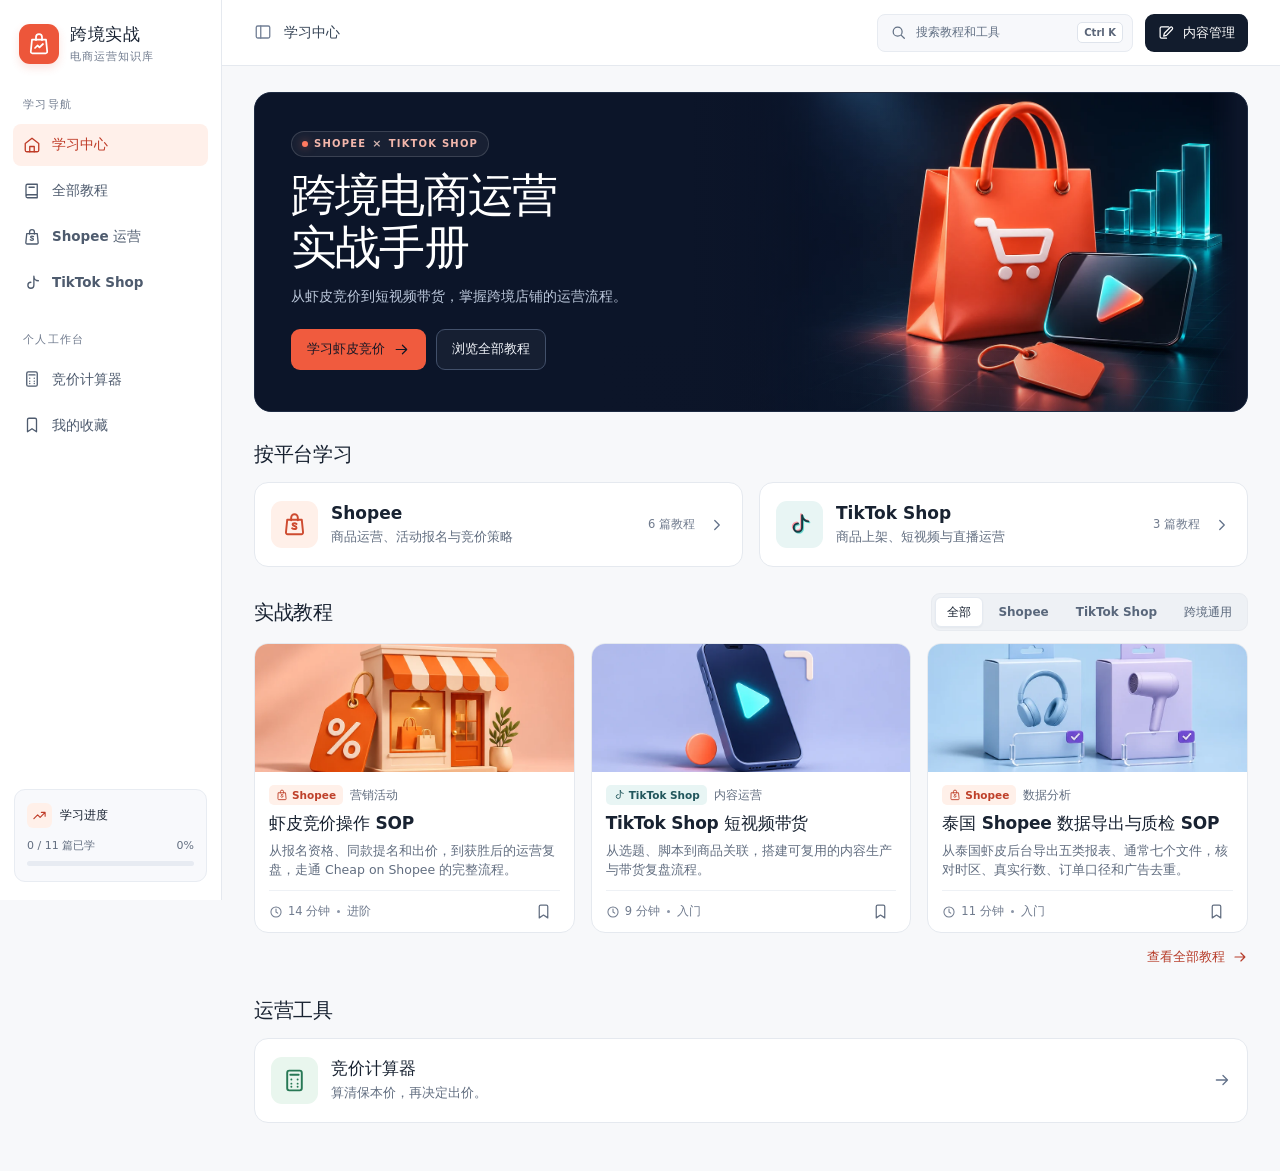
<file: index.html>
<!doctype html>
<html lang="zh-CN">
<head>
  <meta charset="utf-8">
  <meta name="viewport" content="width=device-width, initial-scale=1">
  <meta name="theme-color" content="#f6f7fa">
  <meta name="description" content="Shopee 与 TikTok Shop 运营教程、实战 SOP 和竞价工具。">
  <title>跨境实战 · 电商运营知识库</title>
  <link rel="icon" type="image/png" href="assets/favicon.png">
  <link rel="stylesheet" href="assets/styles.css">
  <link rel="stylesheet" href="assets/detail.css">
  <script type="module" src="assets/app.js"></script>
</head>
<body>
  <a href="#main" class="skip-link">跳到正文</a>
  <div class="shell">
    <aside class="sidebar" id="sidebar" aria-label="网站侧栏"></aside>
    <button class="drawer-scrim" type="button" aria-label="关闭导航" hidden></button>
    <div class="workspace">
      <header class="topbar" id="topbar"></header>
      <main class="main" id="main" tabindex="-1">
        <div class="page-state"><p>正在加载教程库…</p></div>
      </main>
    </div>
  </div>
  <dialog id="search-dialog" class="search-dialog" aria-label="全站搜索"></dialog>
  <div class="toast" id="toast" role="status" hidden></div>
  <noscript><div class="page-state">请启用 JavaScript 以阅读和编辑教程。</div></noscript>
</body>
</html>
</file>
<file: assets/styles.css>
:root {
  color-scheme: light;
  --canvas: #f7f8fa;
  --surface: #fff;
  --ink: #182231;
  --muted: #626e80;
  --subtle: #707b8e;
  --line: #e5e9ef;
  --accent: #e54e35;
  --accent-hover: #cc3e29;
  --accent-text: #bf3b27;
  --accent-soft: #fff0ea;
  --navy: #121c2d;
  --rail: 222px;
  --topbar: 66px;
  --radius: 14px;
  font-family: "Inter", "PingFang SC", "Noto Sans CJK SC", "Microsoft YaHei", system-ui, sans-serif;
  font-synthesis: none;
}

*, *::before, *::after { box-sizing: border-box; }
body { margin: 0; min-width: 320px; background: var(--canvas); color: var(--ink); font-size: 14px; line-height: 1.6; }
h1, h2, h3, h4, p, ol, ul, dl, dd { margin: 0; }
a { color: inherit; text-decoration: none; }
button, input, select, textarea { font: inherit; }
button { color: inherit; cursor: pointer; }
button:disabled { cursor: default; opacity: .48; }
button, a, summary { -webkit-tap-highlight-color: transparent; }
img { display: block; max-width: 100%; }
[hidden] { display: none !important; }
:focus-visible { outline: 2px solid #d34730; outline-offset: 3px; }
.icon { display: inline-block; width: 20px; height: 20px; flex: 0 0 auto; vertical-align: middle; }
.muted { color: var(--muted); }
.skip-link { position: fixed; top: 10px; left: 10px; z-index: 100; padding: 10px 16px; background: var(--navy); color: white; border-radius: 8px; transform: translateY(-150%); }
.skip-link:focus { transform: none; }

.button, .icon-button, .text-button {
  display: inline-flex; min-height: 40px; align-items: center; justify-content: center; gap: 8px;
  border: 1px solid transparent; border-radius: 9px; background: transparent;
  font-weight: 650; line-height: 1.25; white-space: nowrap;
  transition: background .16s ease, border-color .16s ease, color .16s ease;
}
.button { padding: 9px 15px; }
.button .icon, .text-button .icon { width: 17px; height: 17px; }
.button-primary { color: #fff; background: #d84930; }
.button-primary:hover { background: #bd3a26; }
.button-dark { color: #fff; background: var(--navy); }
.button-dark:hover { background: #2b3950; }
.button-outline { border-color: var(--line); background: var(--surface); color: #334154; }
.button-outline:hover { border-color: #cbd2df; background: #f7f9fc; }
.button-small { min-height: 35px; font-size: 13px; padding: 7px 11px; }
.icon-button { width: 39px; padding: 0; color: var(--muted); }
.icon-button:hover { background: #eef1f6; color: var(--ink); }
.text-button { min-height: 28px; color: var(--muted); padding: 3px 4px; font-size: 13px; }
.text-button:hover:not(:disabled) { color: var(--accent-text); }
.button-group { display: flex; flex-wrap: wrap; align-items: center; gap: 8px; }

.shell { min-height: 100vh; }
.sidebar {
  position: fixed; z-index: 30; inset: 0 auto 0 0; width: var(--rail); display: flex;
  flex-direction: column; background: var(--surface); border-right: 1px solid var(--line); overflow-y: auto;
}
.brand-row { display: flex; justify-content: space-between; align-items: center; padding: 24px 19px 29px; }
.brand { display: inline-flex; align-items: center; gap: 11px; min-width: 0; line-height: 1.28; }
.brand-icon {
  display: grid; place-items: center; width: 40px; height: 40px; border-radius: 11px;
  background: #ed563a; color: white; box-shadow: 0 4px 9px #e64b3128; flex-shrink: 0;
}
.brand-icon .icon { width: 24px; height: 24px; }
.brand strong { display: block; color: #182232; font-size: 17px; font-weight: 800; letter-spacing: .04em; white-space: nowrap; }
.brand small { display: block; margin-top: 4px; color: var(--subtle); font-size: 10.5px; letter-spacing: .1em; white-space: nowrap; }
.sidebar-nav { display: grid; gap: 27px; padding: 3px 13px 26px; }
.nav-group { display: grid; gap: 4px; }
.nav-group h2 { color: var(--subtle); font-size: 11px; font-weight: 650; letter-spacing: .12em; padding: 0 10px 6px; }
.nav-link {
  display: flex; align-items: center; min-height: 42px; gap: 11px; padding: 9px 10px;
  color: #4e5b6e; border-radius: 8px; line-height: 1.4; font-size: 13.5px; font-weight: 600;
}
.nav-link .icon { width: 18px; height: 18px; }
.nav-link:hover { background: #f3f5f8; color: var(--ink); }
.nav-link.active { background: var(--accent-soft); color: var(--accent-text); font-weight: 750; }
.learning-panel { margin: auto 14px 18px; padding: 13px 12px 15px; border: 1px solid #e8ecf2; border-radius: 11px; background: #f8f9fc; }
.learning-title { display: flex; align-items: center; gap: 8px; margin-bottom: 9px; font-size: 12px; }
.learning-icon { display: grid; place-items: center; border-radius: 6px; width: 25px; height: 25px; background: #fff0e9; color: var(--accent-text); }
.learning-icon .icon { width: 15px; height: 15px; }
.learning-meta { display: flex; justify-content: space-between; gap: 6px; margin-bottom: 6px; font-size: 11px; color: var(--muted); font-variant-numeric: tabular-nums; }
progress { display: block; appearance: none; width: 100%; height: 5px; border: 0; border-radius: 30px; overflow: hidden; background: #e7ebf2; accent-color: var(--accent); }
progress::-webkit-progress-bar { background-color: #e7ebf2; }
progress::-webkit-progress-value { background-color: var(--accent); border-radius: 30px; }
progress::-moz-progress-bar { background-color: var(--accent); border-radius: 30px; }

.workspace { min-width: 0; margin-left: var(--rail); }
.topbar {
  position: sticky; z-index: 20; top: 0; display: flex; align-items: center; justify-content: space-between;
  min-height: var(--topbar); padding: 9px clamp(22px, 2.5vw, 38px); gap: 14px;
  border-bottom: 1px solid var(--line); background: var(--surface);
}
.topbar-label, .topbar-actions { display: flex; align-items: center; gap: 12px; }
.topbar-label { color: #344254; font-size: 14px; font-weight: 750; min-width: 0; white-space: nowrap; }
.topbar-label > span { overflow: hidden; text-overflow: ellipsis; }
.topbar-layout-icon { width: 18px; height: 18px; color: #738096; }
.search-trigger {
  width: clamp(195px, 20vw, 292px); height: 38px; display: flex; align-items: center; gap: 9px;
  padding: 0 9px 0 12px; border: 1px solid #e7ebf1; border-radius: 8px; text-align: left;
  background: #f7f8fb; color: #627084; font-size: 12px;
}
.search-trigger:hover { background: #f0f3f8; border-color: #dae0e9; }
.search-trigger .icon { width: 17px; height: 17px; }
kbd {
  margin-left: auto; padding: 1px 6px; border: 1px solid #dfe4ec; border-radius: 5px; color: #5b6679;
  background: white; font: 600 10px/1.7 "Inter", system-ui, sans-serif; white-space: nowrap;
}
.manage-button { min-height: 38px; padding: 8px 12px; font-size: 12.5px; }
.drawer-toggle, .drawer-close, .drawer-scrim { display: none; }
.main { max-width: 1400px; min-height: calc(100vh - var(--topbar)); margin-inline: auto; padding: 26px clamp(22px, 2.5vw, 38px) 48px; }
.main:focus { outline: none; }

.hero {
  position: relative; overflow: hidden; isolation: isolate; display: flex; align-items: center;
  min-height: clamp(294px, 25vw, 330px); border: 1px solid #1e2b42; border-radius: 17px;
  background: #0c1529; color: white;
}
.hero-image {
  position: absolute; top: -7%; right: 1%; height: 114%; width: auto; max-width: none;
  object-fit: contain; pointer-events: none; z-index: -2;
  mask-image: linear-gradient(90deg, transparent, black 23%, black 95%, transparent);
}
.hero-shade {
  position: absolute; inset: 0; z-index: -1; pointer-events: none;
  background: linear-gradient(90deg, #0c1529 2%, #0c1529 34%, #0c1529e8 41%, #0c152981 53%, transparent 67%),
    linear-gradient(0deg, #0b14252e, transparent 26%);
}
.hero-content { padding: 28px 36px 31px; max-width: 60%; }
.hero-pill {
  display: inline-flex; align-items: center; gap: 6px; padding: 4px 10px;
  border: 1px solid #ffffff26; border-radius: 25px; color: #f2b6ab; background: #ffffff0d;
  font-weight: 750; font-size: 10px; line-height: 1.45; letter-spacing: .12em;
}
.hero-pill span { width: 6px; height: 6px; border-radius: 50%; background: #ff7a60; box-shadow: 0 0 8px #ff7a6088; }
.hero-pill b { font-size: 11px; color: #d2b4b0; }
.hero h1 { margin: 12px 0 11px; color: #fff; font-size: clamp(38px, 3.58vw, 58px); font-weight: 850; letter-spacing: -.04em; line-height: 1.14; }
.hero p { max-width: 410px; font-size: 14px; color: #bcc8db; line-height: 1.65; }
.hero-actions { display: flex; flex-wrap: wrap; gap: 10px; margin-top: 21px; }
.hero-actions .button { min-height: 41px; font-size: 13px; }
.hero-actions .button-primary { background: #f05b3e; color: #161725; font-weight: 800; }
.hero-actions .button-primary:hover { background: #ff775d; }
.button-hero { color: #f0f3f9; border-color: #42506a; background: #ffffff0b; }
.button-hero:hover { background: #ffffff1e; border-color: #7b879c; }

.home-section { margin-top: 26px; }
.section-heading { display: flex; flex-wrap: wrap; justify-content: space-between; align-items: center; gap: 10px; margin-bottom: 12px; }
.section-heading h2 { font-size: 20px; font-weight: 800; letter-spacing: -.018em; }
.platform-grid { display: grid; grid-template-columns: repeat(2, minmax(0, 1fr)); gap: 16px; }
.platform-card, .tool-card {
  display: flex; align-items: center; gap: 13px; min-height: 85px; padding: 12px 16px;
  border: 1px solid var(--line); border-radius: var(--radius); background: var(--surface);
  transition: border-color .16s ease, box-shadow .16s ease;
}
.platform-card:hover, .tool-card:hover, .aside-tool:hover { border-color: #efbbaa; box-shadow: 0 3px 15px #1f304008; }
.platform-tile {
  display: inline-grid; place-items: center; width: 47px; height: 47px; flex: 0 0 auto; border-radius: 11px;
}
.platform-tile .icon { width: 25px; height: 25px; stroke-width: 1.85; }
.platform-tile.shopee, .page-heading-icon.shopee { background: #fff0e9; color: #ce4b30; }
.platform-tile.tiktok, .page-heading-icon.tiktok { background: #e8f5f4; color: #153b43; }
.platform-tile.tiktok .icon { filter: drop-shadow(1px 1px 0 #69d9d0) drop-shadow(-1px -1px 0 #ff95a2); }
.platform-tile.general, .page-heading-icon.general, .page-heading-icon.green { background: #e9f6ee; color: #277855; }
.platform-card-copy, .tool-card > span:nth-child(2) { display: flex; flex-direction: column; gap: 2px; min-width: 0; }
.platform-card strong, .tool-card strong { font-size: 17px; font-weight: 800; line-height: 1.4; }
.platform-card-copy > span, .tool-card > span > span { color: var(--muted); font-size: 12.5px; }
.platform-count { margin-left: auto; padding-left: 4px; color: var(--subtle); font-size: 11.5px; white-space: nowrap; }
.platform-arrow { color: #63728a; width: 18px; height: 18px; }
.tool-card { max-width: 100%; }
.tool-card .platform-arrow { margin-left: auto; }

.filters {
  display: inline-flex; flex-wrap: wrap; align-items: center; gap: 3px; padding: 3px;
  border: 1px solid #e8ebf0; border-radius: 9px; background: #eef1f5;
}
.filters button {
  min-height: 30px; padding: 4px 11px; border: 1px solid transparent; border-radius: 6px;
  color: #59677b; background: transparent; white-space: nowrap; font-size: 12px; font-weight: 650; line-height: 1.2;
}
.filters button:hover { color: var(--ink); background: #f7f9fb; }
.filters button[aria-pressed="true"] { color: var(--ink); background: white; border-color: #e5eaf1; box-shadow: 0 1px 2px #1624380c; }
.tutorial-grid { display: grid; grid-template-columns: repeat(3, minmax(0, 1fr)); gap: 16px; }
.tutorial-card {
  position: relative; display: flex; flex-direction: column; min-width: 0; border-radius: var(--radius);
  border: 1px solid var(--line); background: var(--surface);
  transition: box-shadow .18s ease, border-color .18s ease, transform .18s ease;
}
.tutorial-card:hover { transform: translateY(-2px); border-color: #d5dce7; box-shadow: 0 8px 22px #1d295011; }
.tutorial-card:focus-within { outline: 2px solid #cf4b34; outline-offset: 2px; }
.card-art { overflow: hidden; border-radius: 13px 13px 0 0; background: #edf1f7; }
.card-art img { width: 100%; height: clamp(112px, 10vw, 154px); object-fit: cover; object-position: center; }
.card-main { flex: 1; display: flex; flex-direction: column; padding: 13px 14px 0; min-width: 0; }
.card-meta { display: flex; flex-wrap: wrap; align-items: center; gap: 7px; color: var(--muted); font-size: 11.5px; }
.platform-badge {
  display: inline-flex; align-items: center; gap: 4px; width: fit-content; padding: 2px 7px; border-radius: 5px;
  background: #eef2fb; color: #334978; font-weight: 750; font-size: 10.5px; line-height: 1.55; white-space: nowrap;
}
.platform-badge .icon { width: 12px; height: 12px; stroke-width: 1.8; }
.platform-badge.shopee { background: #fff0e9; color: #bf402a; }
.platform-badge.tiktok { background: #e8f5f4; color: #21565c; }
.platform-badge.general { background: #e9f6ee; color: #246d4d; }
.card-main h3 { margin-top: 7px; color: var(--ink); font-size: 17px; font-weight: 800; letter-spacing: -.012em; line-height: 1.4; overflow-wrap: anywhere; }
.card-main h3 a::after { position: absolute; inset: 0; border-radius: var(--radius); content: ''; }
.card-main h3 a:focus-visible { outline: none; }
.card-main > p { display: -webkit-box; -webkit-line-clamp: 2; -webkit-box-orient: vertical; margin: 5px 0 11px; overflow: hidden; min-height: 38px; color: var(--muted); font-size: 12.5px; line-height: 1.52; }
.card-footer { display: flex; align-items: center; min-height: 42px; gap: 8px; margin-top: auto; border-top: 1px solid #eef1f5; color: var(--subtle); font-size: 11.5px; }
.card-footer > span { display: inline-flex; align-items: center; gap: 5px; white-space: nowrap; }
.card-footer > span .icon { width: 14px; height: 14px; }
.meta-dot { width: 3px; height: 3px; margin: 0 2px; border-radius: 50%; background: #8b95a7; }
.card-footer .card-completed { color: #277653; margin-left: auto; }
.bookmark-button { position: relative; z-index: 1; margin-left: auto; width: 32px; min-height: 31px; border-radius: 6px; }
.bookmark-button .icon { width: 17px; height: 17px; }
.bookmark-button[aria-pressed="true"], .article-toolbar [data-bookmark][aria-pressed="true"] { color: var(--accent-text); background: var(--accent-soft); }
[data-bookmark][aria-pressed="true"] .icon { fill: #e8786530; }
.card-completed + .bookmark-button { margin-left: 0; }
.section-link { display: flex; width: fit-content; gap: 7px; align-items: center; margin: 14px 0 0 auto; color: #b73d2a; font-size: 13px; font-weight: 750; }
.section-link:hover { text-decoration: underline; text-underline-offset: 3px; }
.section-link .icon { width: 16px; height: 16px; }

.page-heading { display: flex; align-items: center; flex-wrap: wrap; gap: 15px; margin: 2px 0 21px; }
.page-heading > div { min-width: 0; }
.page-heading h1 { font-size: clamp(25px, 2.8vw, 36px); line-height: 1.22; font-weight: 850; letter-spacing: -.035em; }
.page-heading p { margin-top: 5px; color: var(--muted); font-size: 14px; }
.page-heading-icon { display: grid; place-items: center; width: 52px; height: 52px; border-radius: 12px; }
.page-heading-icon .icon { width: 26px; height: 26px; }
.page-heading-icon.blue { background: #eaf0fa; color: #365989; }
.page-heading-icon.warm { background: var(--accent-soft); color: var(--accent-text); }
.library-toolbar { display: flex; justify-content: space-between; align-items: center; flex-wrap: wrap; gap: 10px; }
.library-inputs { display: flex; align-items: center; gap: 8px; }
.library-search {
  display: flex; align-items: center; min-width: 205px; height: 38px; padding: 0 10px; gap: 8px;
  border: 1px solid var(--line); border-radius: 8px; background: white; color: var(--muted);
}
.library-search .icon { width: 16px; height: 16px; }
.library-search input, .search-dialog-input input { min-width: 0; width: 100%; padding: 0; border: 0; color: var(--ink); outline: none; background: transparent; }
.library-search:focus-within, .search-dialog-input:focus-within { border-color: #d86b5c; box-shadow: 0 0 0 2px #e55b431a; }
.library-inputs select { min-height: 38px; padding: 5px 9px; border: 1px solid var(--line); border-radius: 8px; background: #fff; color: #4c596d; }
.library-count { margin: 15px 0 10px; color: var(--muted); font-size: 12.5px; }
.empty-state, .page-state {
  display: grid; min-height: 210px; place-items: center; align-content: center; gap: 9px;
  padding: 28px 15px; border: 1px solid var(--line); border-radius: var(--radius); background: var(--surface);
  text-align: center; color: var(--muted);
}
.empty-state h2 { color: var(--ink); font-size: 19px; }
.empty-state .button { margin-top: 3px; }
.empty-icon { display: grid; place-items: center; width: 44px; height: 44px; border-radius: 11px; background: #eff3f9; color: #4d6383; }
.empty-icon .icon { width: 23px; height: 23px; }

.search-dialog {
  position: fixed; top: min(16vh, 120px); width: min(620px, calc(100vw - 30px)); max-height: 74vh;
  margin: 0 auto; padding: 13px; border: 1px solid var(--line); border-radius: 15px; color: var(--ink);
  background: #fff; box-shadow: 0 24px 80px #10192943;
}
.search-dialog::backdrop { background: #19223677; backdrop-filter: blur(2px); }
.search-box { display: flex; align-items: center; gap: 8px; }
.search-dialog-input {
  display: flex; flex: 1; align-items: center; gap: 10px; height: 44px; padding: 0 11px; min-width: 0;
  border: 1px solid var(--line); border-radius: 8px; background: #f8f9fc; color: var(--muted);
}
.search-dialog-input .icon { width: 18px; height: 18px; }
.search-status { padding: 10px 5px 4px; color: var(--muted); font-size: 12px; }
.search-result {
  display: grid; grid-template-columns: auto minmax(0, 1fr) auto auto; gap: 11px; align-items: center;
  border-radius: 9px; padding: 8px; min-height: 56px;
}
.search-result:hover, .search-result:focus-visible { background: #f3f5fa; }
.search-result:focus-visible { outline-offset: -2px; }
.search-result-icon { display: grid; place-items: center; width: 34px; height: 34px; border-radius: 8px; background: #eff2f9; color: #4c6182; }
.search-result-icon .icon { width: 17px; height: 17px; }
.search-result strong, .search-result small { display: block; overflow: hidden; text-overflow: ellipsis; white-space: nowrap; }
.search-result small, .search-tool-label, .search-arrow { color: var(--muted); }
.search-tool-label { font-size: 11px; }
.search-arrow { width: 15px; height: 15px; }
.search-no-results { padding: 18px 6px; color: var(--muted); }
.toast {
  position: fixed; bottom: 18px; right: 20px; z-index: 40; max-width: min(calc(100vw - 36px), 460px);
  padding: 10px 15px; border: 1px solid #3d4860; border-radius: 9px;
  background: #182336; color: #fff; box-shadow: 0 7px 25px #16243e38;
}

@media (min-width: 1480px) {
  .hero-content { padding-left: 43px; }
  .hero-image { right: 3%; }
}
@media (max-width: 1120px) {
  :root { --rail: 192px; }
  .platform-count { display: none; }
  .platform-card .platform-arrow { margin-left: auto; }
  .hero-content { padding-left: 29px; }
}
@media (max-width: 860px) {
  :root { --rail: 235px; --topbar: 57px; }
  .workspace { margin-left: 0; }
  .sidebar { visibility: hidden; transform: translateX(-100%); transition: transform .2s ease, visibility .2s; }
  .sidebar[data-open="true"] { visibility: visible; transform: none; }
  .drawer-open { overflow: hidden; }
  .drawer-close, .drawer-toggle { display: inline-flex; min-height: 35px; width: 35px; }
  .drawer-scrim { display: block; position: fixed; inset: 0; z-index: 25; border: 0; padding: 0; background: #141e325e; }
  .brand-row { gap: 7px; padding-right: 10px; }
  .topbar-layout-icon { display: none; }
  .topbar { padding: 7px 17px; }
  .topbar-label, .topbar-actions { gap: 7px; }
  .main { padding: 20px 18px 36px; }
  .card-art img { height: 128px; }
}
@media (max-width: 640px) {
  .tutorial-grid { grid-template-columns: repeat(2, minmax(0, 1fr)); gap: 12px; }
  .platform-grid { gap: 10px; }
  .platform-card { gap: 9px; padding: 10px; }
  .platform-card-copy > span { font-size: 12px; }
  .platform-tile { width: 42px; height: 42px; }
  .hero-content { max-width: 81%; }
  .hero-image { opacity: .79; right: -11%; }
  .hero-shade { background: linear-gradient(90deg, #0c1529 10%, #0c1529f4 35%, #0c152979 72%, transparent); }
  .library-inputs { width: 100%; }
  .library-search { flex: 1; min-width: 0; }
}
@media (max-width: 480px) {
  .main { padding-inline: 15px; }
  .topbar { padding-inline: 10px 12px; }
  .topbar-label { font-size: 13px; }
  .search-trigger { width: 37px; padding: 0; justify-content: center; }
  .search-trigger > span, .search-trigger kbd { display: none; }
  .manage-button { padding: 8px; gap: 4px; font-size: 11.5px; }
  .manage-button .icon { width: 15px; height: 15px; }
  .hero { min-height: 369px; align-items: start; }
  .hero-content { max-width: 100%; padding: 23px 19px 110px; }
  .hero h1 { font-size: clamp(33px, 8.7vw, 42px); margin-top: 11px; }
  .hero p { font-size: 13px; }
  .hero-actions { margin-top: 15px; gap: 6px; }
  .hero-actions .button { min-height: 37px; padding-inline: 9px; }
  .hero-image { width: 110%; height: auto; top: auto; bottom: -9%; right: -7%; opacity: .92; }
  .hero-shade { background: linear-gradient(180deg, #0c1529 23%, #0c1529f1 43%, #0c15296b 68%, transparent 84%),
      linear-gradient(90deg, #0c1529 0%, #0c152900 53%); }
  .home-section { margin-top: 22px; }
  .section-heading h2 { font-size: 18px; }
  .section-heading-filters { align-items: start; flex-direction: column; }
  .platform-grid, .tutorial-grid { grid-template-columns: minmax(0, 1fr); }
  .platform-card { min-height: 69px; padding: 9px 12px; }
  .platform-count { display: inline; }
  .platform-card .platform-arrow { margin-left: 0; }
  .card-art img { height: 145px; }
  .page-heading { column-gap: 10px; align-items: flex-start; }
  .page-heading-icon { width: 42px; height: 42px; }
  .page-heading-icon .icon { width: 22px; height: 22px; }
  .page-heading > div { flex: 1; }
  .page-heading p { font-size: 13px; }
  .filters button { padding-inline: 8px; }
  .search-result { grid-template-columns: auto minmax(0, 1fr) auto; }
  .search-arrow { display: none; }
}
@media (prefers-reduced-motion: reduce) {
  *, *::before, *::after { transition-duration: 0s !important; scroll-behavior: auto !important; }
}
</file>
<file: assets/detail.css>
.breadcrumbs { display: flex; align-items: center; gap: 6px; min-width: 0; margin: 0 0 14px; color: var(--muted); font-size: 12px; white-space: nowrap; }
.breadcrumbs .icon { width: 13px; height: 13px; color: #8792a4; }
.breadcrumbs a:hover { color: var(--accent-text); }
.breadcrumbs [aria-current] { color: var(--ink); min-width: 0; overflow: hidden; text-overflow: ellipsis; }
.article-layout { display: grid; grid-template-columns: minmax(0, 1fr) clamp(194px, 22%, 255px); align-items: start; gap: 18px; }
.article-column { min-width: 0; }
.article-header {
  --cover-bg: #fff0e9;
  position: relative; isolation: isolate; min-height: 216px; display: flex; align-items: center;
  overflow: hidden; background: var(--cover-bg); border: 1px solid #e1dfe3; border-radius: 16px;
}
.article-header.cover-video { --cover-bg: #e6eafa; }
.article-header.cover-pricing { --cover-bg: #e9f6ed; }
.article-header.cover-matching { --cover-bg: #fff3d9; }
.article-header.cover-catalog { --cover-bg: #eaf0fb; }
.article-header.cover-live { --cover-bg: #faebec; }
.article-header img {
  position: absolute; right: 0; top: 0; z-index: -2; width: 52%; height: 100%; object-fit: cover; object-position: 50% 50%;
}
.article-header::before {
  position: absolute; inset: 0; z-index: -1; content: '';
  background: linear-gradient(90deg, var(--cover-bg) 42%, color-mix(in srgb, var(--cover-bg) 96%, transparent) 51%,
      color-mix(in srgb, var(--cover-bg) 70%, transparent) 63%, transparent 86%);
}
.article-header-content { padding: 26px 27px; width: min(72%, 690px); }
.article-header .platform-badge { background: #ffffffba; }
.article-header h1 { margin: 7px 0 7px; color: #172131; font-size: clamp(26px, 3vw, 40px); line-height: 1.22; font-weight: 850; letter-spacing: -.035em; overflow-wrap: anywhere; }
.article-header p { max-width: 510px; color: #49556a; font-size: 14px; line-height: 1.65; }
.article-meta { display: flex; flex-wrap: wrap; align-items: center; gap: 7px 12px; margin-top: 12px; color: #4d5a6c; font-size: 12px; }
.article-meta > span { display: inline-flex; gap: 5px; align-items: center; }
.article-meta .icon { width: 15px; height: 15px; }
.level-label { border: 1px solid #dbe2e7; padding: 1px 7px; border-radius: 4px; background: #ffffff75; }
.article-toolbar { display: flex; flex-wrap: wrap; gap: 7px; margin: 12px 0; }
.article-toolbar .button { min-height: 36px; font-size: 12px; padding-inline: 11px; }
.article-toolbar .completion-button[aria-pressed="true"] { color: #236347; border-color: #c8e7d4; background: #edf8f0; }
.article-content {
  padding: clamp(19px, 3vw, 32px); border: 1px solid var(--line); border-radius: var(--radius); background: var(--surface);
  color: #354354; font-size: 14.5px; line-height: 1.85; overflow-wrap: anywhere;
}
.article-section { scroll-margin-top: calc(var(--topbar) + 23px); }
.article-section + .article-section { margin-top: 29px; padding-top: 26px; border-top: 1px solid var(--line); }
.article-section h2 {
  display: flex; align-items: center; gap: 9px; margin: 0 0 10px; color: var(--ink); font-size: 21px; font-weight: 800; line-height: 1.45;
}
.article-section h2::before { width: 3px; height: 18px; flex: 0 0 auto; border-radius: 4px; background: var(--accent); content: ''; }
.article-section h2:focus { outline: none; }
.article-section h3, .article-section h4 { margin: 13px 0 4px; color: var(--ink); line-height: 1.5; font-weight: 750; }
.article-section h3 { font-size: 16px; }
.article-section h4 { font-size: 14.5px; }
.article-section p + p { margin-top: 8px; }
.article-section :is(ul, ol) { padding-left: 23px; margin-block: 6px; }
.article-section li + li { margin-top: 3px; }
.article-section :is(p, li, td, .check-row) a { color: #ae3523; font-weight: 650; text-decoration: underline; text-underline-offset: 3px; }
.article-section strong { color: var(--ink); font-weight: 770; }
.article-image { max-height: 520px; height: auto; margin: 12px auto; border: 1px solid var(--line); border-radius: 8px; }
code { padding: 1px 5px; border-radius: 4px; background: #edf1f7; color: #374762; font: .88em/1.6 "IBM Plex Mono", "Menlo", "Noto Sans CJK SC", monospace; }
.article-section pre { margin-block: 10px; padding: 9px 11px; overflow-x: auto; background: #edf1f7; border-radius: 8px; }
.article-section pre code { padding: 0; white-space: pre; }
.copy-block { margin-block: 10px 16px; border: 1px solid #dce6f1; border-radius: 9px; background: #f5f8fc; }
.copy-block-toolbar { display: flex; justify-content: flex-end; padding: 7px; border-bottom: 1px solid #dce6f1; }
.article-section .copy-block pre { margin: 0; padding: 12px; background: transparent; }
.article-section .copy-block pre code { white-space: pre-wrap; overflow-wrap: anywhere; }
.table-wrap { max-width: 100%; overflow-x: auto; margin-block: 10px; border: 1px solid #e4e8ee; border-radius: 8px; }
.article-section table { width: 100%; min-width: 390px; border-collapse: collapse; text-align: left; font-size: 13px; line-height: 1.65; }
.article-section :is(th, td) { padding: 9px 11px; vertical-align: top; }
.article-section th { background: #f2f5f9; color: #26334a; white-space: nowrap; }
.article-section tr + tr td, .article-section tbody tr:first-child td { border-top: 1px solid #e7ebf0; }
.article-section tbody tr:nth-child(even) { background: #fafbfc; }

.callout { display: flex; align-items: flex-start; gap: 9px; padding: 10px 12px; border: 1px solid #dce8f7; border-radius: 9px; background: #f1f6fc; color: #3a506b; font-size: 13px; line-height: 1.72; }
.article-section .callout { margin-block: 12px; }
.callout > .icon { width: 17px; height: 17px; color: #3e6797; margin-top: 2px; }
.callout > div > strong { display: block; margin-bottom: 2px; color: #2e496a; }
.callout.warning { border-color: #fae1d8; background: #fff3ed; color: #754636; }
.callout.warning > .icon, .callout.warning > div > strong { color: #a4432e; }
.callout.tip, .callout.success { border-color: #d8ecdf; background: #f0f8f2; color: #365a48; }
.callout.tip > .icon, .callout.tip > div > strong, .callout.success > .icon, .callout.success > div > strong { color: #276645; }

.checklist { margin-top: 10px; overflow: hidden; border: 1px solid #e4ebeb; border-radius: 11px; background: #fff; }
.checklist header { display: flex; justify-content: space-between; align-items: center; gap: 7px; padding: 9px 12px; color: #265647; background: #ebf6ef; font-size: 13px; font-weight: 750; }
.checklist header span:first-child { display: flex; align-items: center; gap: 7px; }
.checklist header .icon { width: 17px; height: 17px; }
.checklist-count { color: #3e6a54; font: 700 12px/1.5 system-ui, sans-serif; }
.checklist-items { padding-inline: 10px; }
.check-row { display: flex; align-items: flex-start; gap: 10px; padding: 8px 3px; color: #354354; font-size: 13.5px; line-height: 1.65; cursor: pointer; }
.check-row + .check-row { border-top: 1px solid #edf0f2; }
.check-row input { accent-color: #287752; width: 16px; height: 16px; margin: 3px 0 0; flex: 0 0 auto; cursor: pointer; }
.check-row:has(input:checked) { color: #426453; background: #f8fcf9; }
.checklist-footer { padding: 2px 10px; border-top: 1px solid #edf0f2; text-align: right; }
.checklist-footer .text-button { font-size: 11.5px; }
.checklist-footer .icon { width: 13px; height: 13px; }

.step-list { display: grid; gap: 7px; margin-top: 10px; }
.step { overflow: hidden; border: 1px solid #e5e9ef; border-radius: 9px; background: #fff; }
.step[open] { border-color: #f0d7cf; }
.step summary, .mobile-toc summary { list-style: none; cursor: pointer; }
.step summary::-webkit-details-marker, .mobile-toc summary::-webkit-details-marker { display: none; }
.step summary { display: flex; gap: 10px; align-items: center; min-height: 46px; padding: 7px 12px; background: #f9fafc; color: var(--ink); font-size: 14px; font-weight: 750; }
.step summary:hover, .step[open] summary { background: #fff3ee; }
.step summary:focus-visible { outline-offset: -3px; }
.step-index {
  display: grid; flex: 0 0 auto; place-items: center; width: 24px; height: 24px; border-radius: 6px;
  background: #edf1f6; color: #445871; font: 700 12px/1 system-ui, sans-serif;
}
.step[open] .step-index { background: #fbded4; color: #ac3827; }
.step-chevron { margin-left: auto; color: #657484; width: 17px; height: 17px; transition: transform .15s ease; }
.step[open] .step-chevron { transform: rotate(180deg); }
.step-body { padding: 11px 13px 13px; }
.step-body .callout:last-child { margin-bottom: 0; }

.article-aside { position: sticky; top: calc(var(--topbar) + 18px); display: grid; gap: 10px; min-width: 0; }
.toc-card, .aside-tool, .next-tutorial, .mobile-toc {
  border: 1px solid var(--line); border-radius: 11px; background: var(--surface);
}
.toc-card { padding: 12px; }
.toc-card h2 { display: flex; align-items: center; gap: 8px; padding: 2px 3px; font-size: 14px; }
.toc-card h2 .icon { width: 16px; height: 16px; color: #4d607a; }
.toc-card ol, .mobile-toc ol { list-style: none; padding: 0; margin: 8px 0; }
.toc-card ol { max-height: 48vh; overflow: auto; }
.toc-card li a, .mobile-toc li a { display: block; padding: 5px 7px; border-radius: 5px; border-left: 2px solid transparent; color: #4f5d72; font-size: 12.5px; overflow-wrap: anywhere; }
.toc-card li a:hover, .mobile-toc li a:hover { color: var(--ink); background: #f3f5f8; }
.toc-card li a[aria-current], .mobile-toc li a[aria-current] { background: #fff1ec; color: #a93827; border-left-color: #e0553e; font-weight: 750; }
.reading-progress { padding: 8px 3px 2px; border-top: 1px solid var(--line); }
.reading-progress div { display: flex; justify-content: space-between; align-items: center; margin-bottom: 5px; color: var(--muted); font-size: 11.5px; }
.aside-tool { display: grid; grid-template-columns: auto 1fr auto; gap: 8px; align-items: center; padding: 10px; }
.aside-tool .platform-tile { width: 34px; height: 34px; border-radius: 8px; }
.aside-tool .platform-tile .icon { width: 19px; height: 19px; }
.aside-tool strong, .aside-tool small, .next-tutorial strong, .next-tutorial small { display: block; }
.aside-tool strong { font-size: 12px; }
.aside-tool small, .next-tutorial small { color: var(--muted); font-size: 11px; }
.aside-tool > .icon { width: 15px; height: 15px; color: var(--muted); }
.mobile-toc { display: none; margin: 0 0 10px; padding: 8px 11px; }
.mobile-toc summary { display: flex; gap: 6px; align-items: center; color: #36465d; font-weight: 700; font-size: 13px; }
.mobile-toc summary .icon { width: 16px; height: 16px; }
.mobile-toc summary .icon:last-child { margin-left: auto; }
.next-tutorial { display: flex; justify-content: space-between; gap: 8px; align-items: center; margin-top: 13px; padding: 11px 13px; }
.next-tutorial:hover { border-color: #e8b9a9; }
.next-tutorial .icon { width: 17px; height: 17px; color: var(--accent-text); }

.surface { min-width: 0; border: 1px solid var(--line); border-radius: var(--radius); background: var(--surface); }
.surface-heading { display: flex; flex-wrap: wrap; justify-content: space-between; align-items: center; gap: 8px; padding: 15px 17px; border-bottom: 1px solid var(--line); }
.surface-heading h2 { font-size: 16px; line-height: 1.35; font-weight: 800; }
.surface-heading h2 span { margin-left: 5px; color: var(--muted); font-size: 12px; font-weight: 500; }
.field-grid { display: grid; grid-template-columns: repeat(2, minmax(0, 1fr)); gap: 10px 13px; }
.field { display: grid; gap: 4px; min-width: 0; }
.field > span:first-child { color: #344459; font-size: 12.5px; font-weight: 650; }
.field small { color: var(--muted); font-weight: 500; }
.field-wide { grid-column: 1 / -1; }
.field :is(input, select, textarea), .markdown-input, .input-unit {
  background: #fff; color: var(--ink); border: 1px solid #dce3ec; border-radius: 7px; min-width: 0;
}
.field :is(input, select, textarea) { width: 100%; min-height: 39px; padding: 5px 9px; }
.field input[readonly] { background: #f4f6f9; color: #52617a; }
.field textarea, .markdown-input { resize: vertical; }
.input-unit { display: flex; align-items: center; gap: 3px; padding-right: 9px; }
.input-unit input { border: 0; min-height: 37px; background: transparent; padding-right: 3px; }
.input-unit:focus-within { outline: 2px solid #d34730; outline-offset: 2px; }
.input-unit input:focus-visible { outline: none; }
.input-unit span { color: #5b697e; font-size: 11px; white-space: nowrap; }
fieldset { min-width: 0; border: 0; padding: 0; margin: 0; }
legend { padding: 0; color: var(--ink); font-size: 14px; font-weight: 800; }
.form-error { width: fit-content; max-width: 100%; padding: 6px 8px; border-radius: 6px; background: #ffede8; color: #a82e20; font-size: 13px; }

.calculator-layout { display: grid; grid-template-columns: minmax(0, 1.45fr) minmax(0, 1fr); gap: 15px; align-items: start; }
.calc-form { padding-bottom: 12px; }
.calc-form fieldset { margin: 13px 17px 8px; padding: 0 0 7px; }
.calc-form fieldset + fieldset { border-top: 1px solid #edf0f4; }
.calc-form legend { margin-bottom: 7px; padding-right: 7px; }
.calc-form .form-error { margin: 5px 17px; }
.calc-side { min-width: 0; display: grid; gap: 10px; }
.calc-results { overflow: hidden; border: 1px solid #dde5ef; border-radius: 13px; background: #fff; }
.result-hero { background: radial-gradient(ellipse at top right, #1f3c4a, #142133 62%); padding: 16px 15px 17px; color: white; }
.result-hero > span { display: flex; gap: 7px; align-items: center; color: #d1e0eb; font-size: 12px; font-weight: 700; }
.result-hero .icon { width: 16px; height: 16px; color: #80d6ac; }
.result-hero strong { display: block; font-size: clamp(25px, 3vw, 41px); line-height: 1.35; font-weight: 800; font-variant-numeric: tabular-nums; overflow-wrap: anywhere; }
.result-hero p { margin-top: 3px; color: #c5d1de; font-size: 12px; }
.result-details { padding: 4px 14px 11px; }
.result-details dl div { display: flex; flex-wrap: wrap; justify-content: space-between; align-items: center; gap: 1px 10px; padding: 7px 0; border-bottom: 1px solid #edf0f4; font-size: 12.5px; }
.result-details dt { color: var(--muted); }
.result-details dd { font-weight: 750; }
.result-status { display: flex; align-items: center; gap: 5px; width: fit-content; margin-top: 9px; padding: 3px 7px; border-radius: 6px; font-size: 12px; font-weight: 700; }
.result-status .icon { width: 14px; height: 14px; }
.result-positive { color: #276748; }
.result-status.result-positive { background: #eaf6ee; }
.result-negative { color: #aa3124; }
.result-status.result-negative { background: #fff0ed; }
.result-note { background: #fff5e1; color: #755619; }
.formula-card { padding: 11px 14px; color: var(--muted); font-size: 12.5px; line-height: 1.7; }
.formula-card h2 { color: var(--ink); font-size: 14px; }
.formula-card p { margin-top: 4px; }
.calc-guide { justify-self: start; }

.manager-heading > a { margin-left: auto; }
.manager-note { margin-bottom: 12px; }
.manager-surface .empty-state { border: 0; }
.management-list { list-style: none; padding: 0 15px; }
.management-list li { display: flex; align-items: center; gap: 9px; min-width: 0; min-height: 65px; padding: 8px 2px; }
.management-list li + li { border-top: 1px solid #edf0f4; }
.management-list img { width: 67px; height: 43px; flex: 0 0 auto; object-fit: cover; border-radius: 6px; }
.management-copy { min-width: 0; flex: 1; }
.management-copy > a { display: block; color: var(--ink); font-weight: 750; text-overflow: ellipsis; white-space: nowrap; overflow: hidden; }
.management-copy > a:hover { color: var(--accent-text); }
.management-copy div { display: flex; flex-wrap: wrap; gap: 4px 7px; align-items: center; margin-top: 3px; color: var(--muted); font-size: 11px; }
.draft-label { color: var(--accent-text); }
.delete-button:hover { color: #a42f24; background: #fff0ed; }
.manager-footer { padding: 6px 14px; border-top: 1px solid var(--line); }

.editor-form { padding: 16px; }
.editor-meta legend { margin-bottom: 9px; }
.editor-content { margin-top: 17px; border-top: 1px solid var(--line); }
.editor-header { display: flex; justify-content: space-between; align-items: center; gap: 7px; padding: 11px 0 8px; }
.editor-header h2 { font-size: 15px; }
.editor-write { overflow: hidden; border: 1px solid #dce3ec; border-radius: 8px; }
.editor-formatting { display: flex; flex-wrap: wrap; gap: 2px; padding: 4px; border-bottom: 1px solid #dce3ec; background: #f5f7fa; }
.editor-formatting button { min-height: 29px; padding: 3px 8px; border: 0; border-radius: 5px; background: transparent; color: #42536a; font-size: 12px; font-weight: 650; }
.editor-formatting button:hover { background: #e9eef6; color: var(--ink); }
.markdown-input { display: block; width: 100%; max-width: 100%; min-height: 210px; padding: 11px 12px; border: 0; border-radius: 0; font: 13px/1.7 "IBM Plex Mono", Menlo, "Noto Sans CJK SC", monospace; }
.markdown-input:focus-visible { outline-offset: -2px; }
.editor-preview { min-height: 240px; padding: 14px; border: 1px solid var(--line); border-radius: 8px; color: #354354; line-height: 1.75; overflow-wrap: anywhere; }
.syntax-help { margin-top: 9px; padding: 6px 8px; border: 1px solid #e9edf2; border-radius: 7px; background: #f8f9fb; color: var(--muted); font-size: 12px; }
.syntax-help summary { cursor: pointer; font-weight: 650; color: #475971; }
.syntax-help p { margin: 3px 0; }
.editor-footer { display: flex; flex-wrap: wrap; justify-content: flex-end; gap: 8px; margin-top: 13px; }
.editor-form .form-error { margin-top: 9px; }

@media (max-width: 1080px) {
  .article-layout { grid-template-columns: minmax(0, 1fr) 189px; gap: 12px; }
  .article-header-content { width: 79%; }
}
@media (max-width: 690px) {
  .article-layout { display: block; }
  .article-aside { display: none; }
  .mobile-toc { display: block; }
  .article-header-content { width: 85%; padding: 20px; }
  .article-header { min-height: 181px; }
  .calculator-layout { grid-template-columns: minmax(0, 1fr); }
}
@media (max-width: 480px) {
  .article-header-content { width: 100%; padding: 14px; }
  .article-header img { opacity: .8; width: 58%; }
  .article-header::before {
    background: linear-gradient(90deg, var(--cover-bg) 38%, color-mix(in srgb, var(--cover-bg) 90%, transparent) 61%,
      color-mix(in srgb, var(--cover-bg) 35%, transparent));
  }
  .article-header .card-meta { margin-bottom: 2px; }
  .article-header p { font-size: 13px; }
  .article-meta { font-size: 11.5px; gap: 4px 9px; }
  .article-toolbar .button { padding-inline: 8px; }
  .article-utility span { display: none; }
  .article-content { padding: 14px; font-size: 14px; }
  .article-section h2 { font-size: 18.5px; }
  .manager-heading > .button { margin-left: 0; }
  .surface-heading { padding: 10px; }
  .management-list { padding-inline: 8px; }
  .management-list img { display: none; }
  .management-list li { gap: 6px; }
  .manager-toolbar .button { padding-inline: 8px; font-size: 12px; }
  .field-grid { gap: 8px; }
  .field :is(input, select, textarea) { padding-inline: 6px; font-size: 13px; }
  .editor-form { padding: 11px; }
  .calc-form fieldset { margin-inline: 10px; }
}
@media print {
  :root { --rail: 0; }
  body, .article-content, .article-header { background: white; }
  .sidebar, .topbar, .drawer-scrim, .breadcrumbs, .article-toolbar, .article-aside, .mobile-toc,
  .next-tutorial, .toast, .checklist-footer, .copy-block-toolbar, .article-header img, .article-header::before { display: none !important; }
  .main, .article-content { width: auto; max-width: none; padding: 0; border: 0; }
  .article-layout { display: block; }
  .article-header { min-height: 0; border: 0; }
  .article-header-content { padding: 0; width: auto; }
  .article-section + .article-section { padding-top: 10px; margin-top: 14px; }
  .article-content { margin-top: 13px; }
  .article-section h2, .article-section h3, .step summary, .article-section table thead { break-after: avoid; }
  .article-section pre { white-space: pre-wrap; }
  .article-section table { min-width: 0; }
}
</file>
